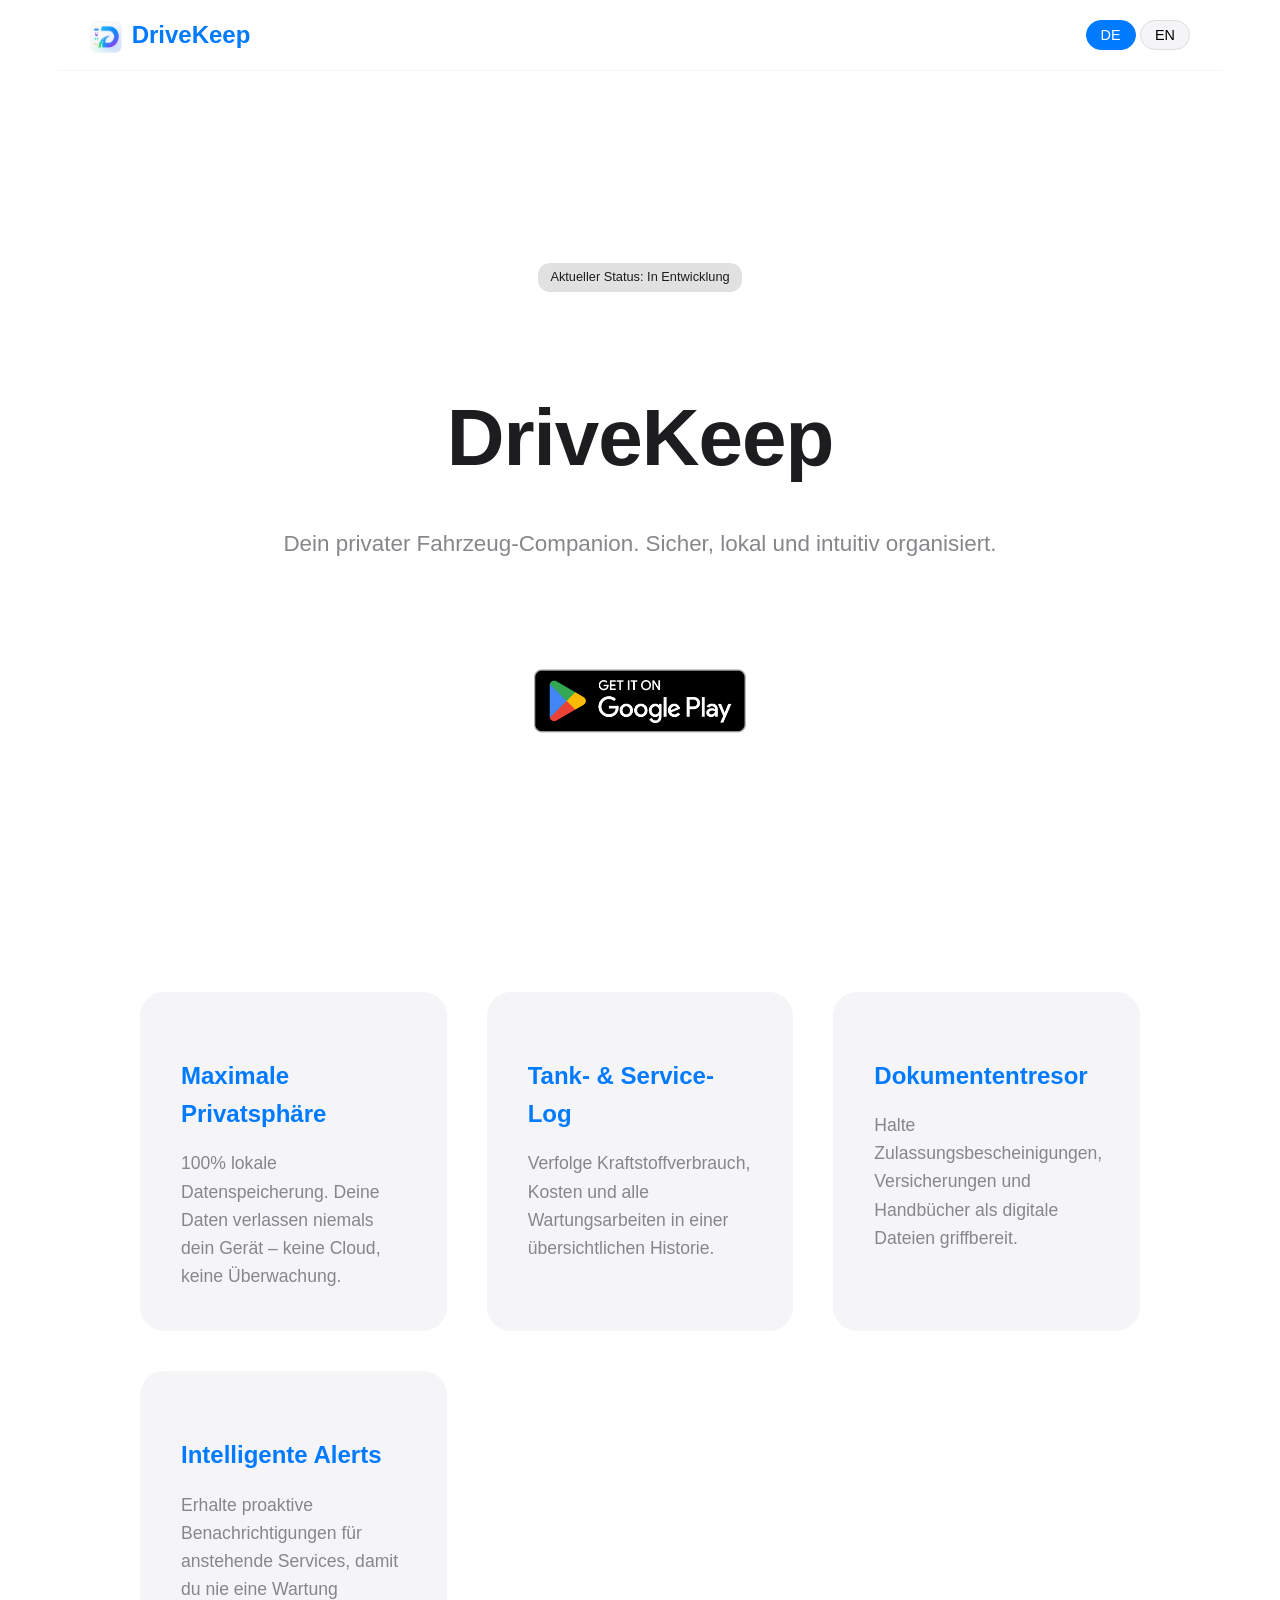
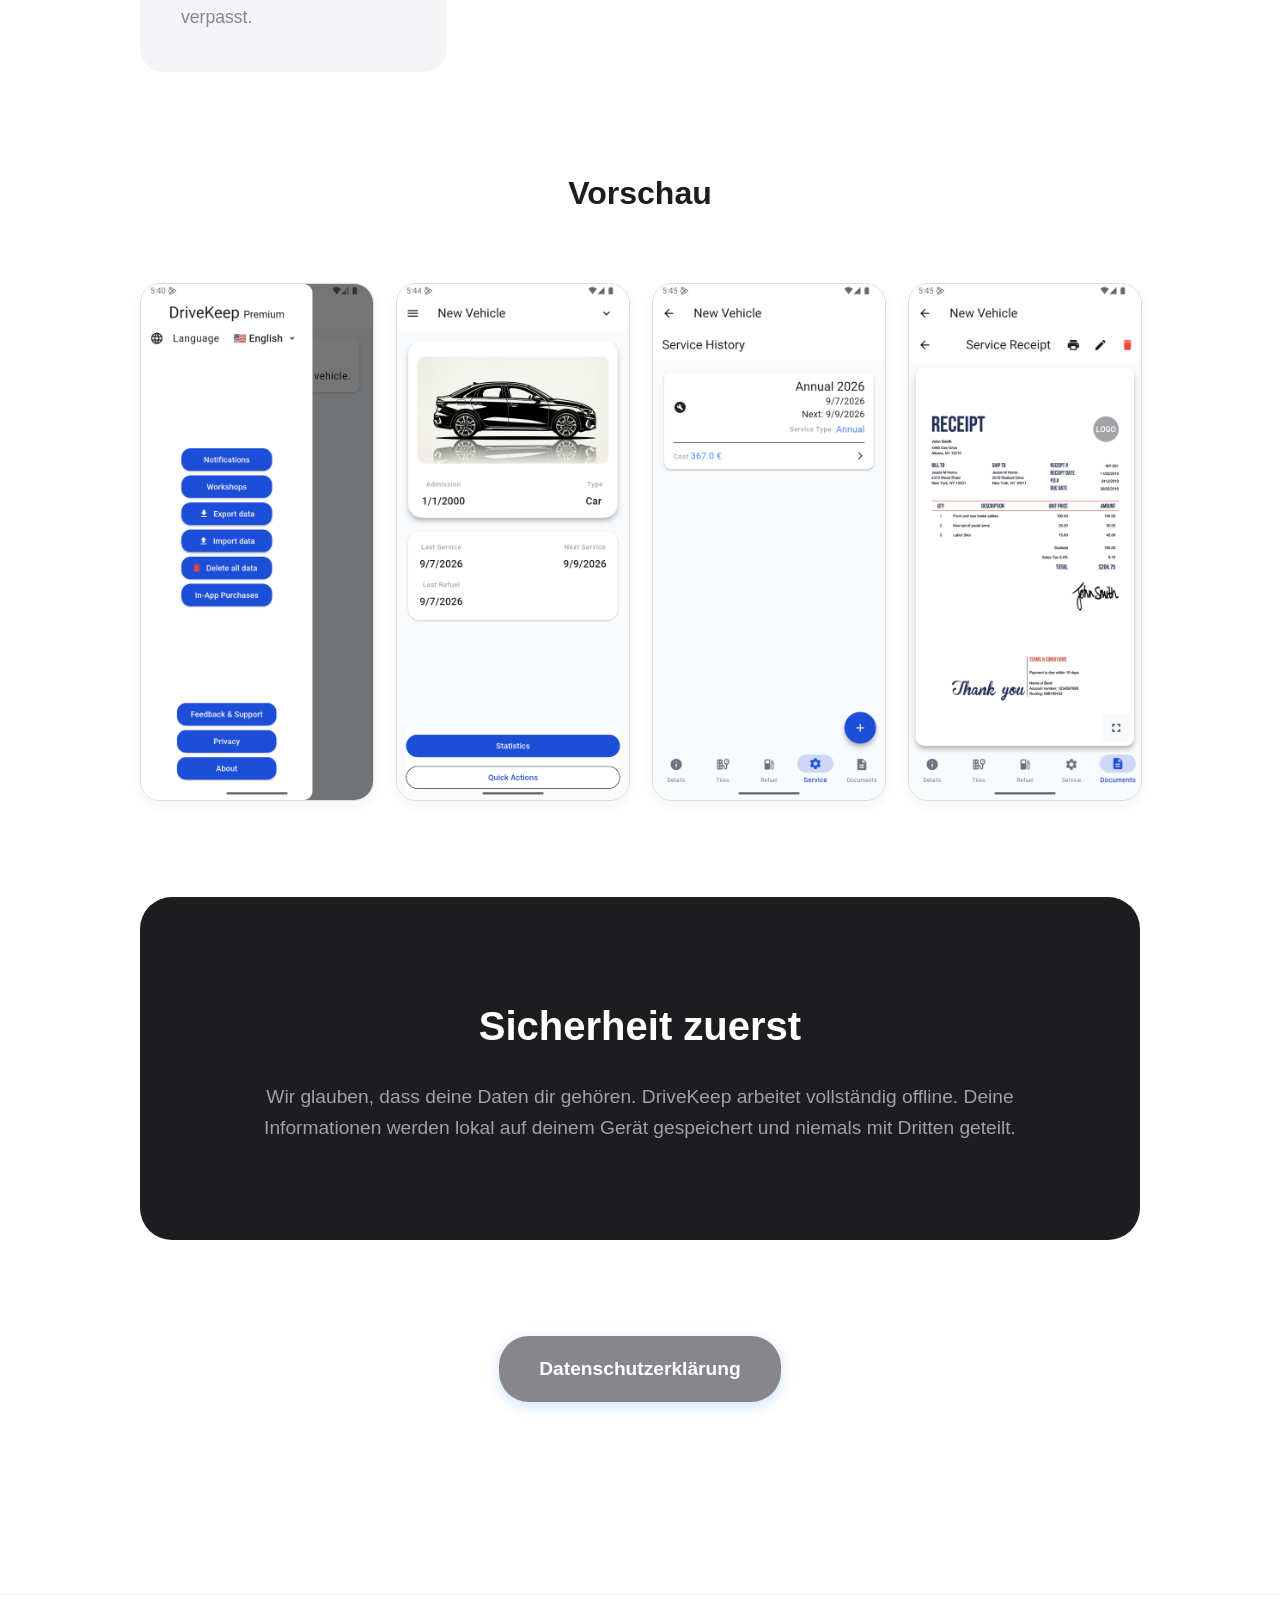
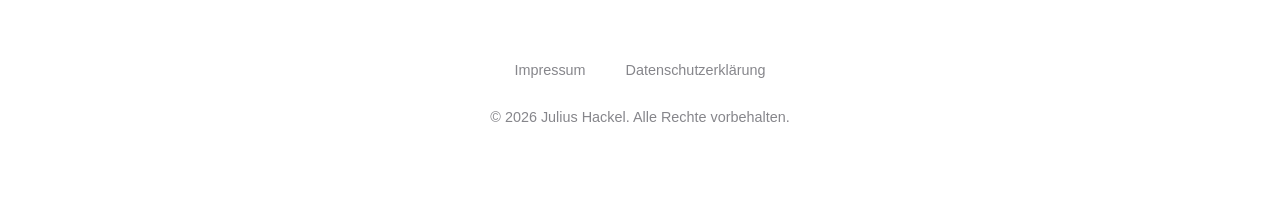
<file: index.html>
<!DOCTYPE html>
<html lang="de">

<head>
    <meta charset="UTF-8">
    <meta name="viewport" content="width=device-width, initial-scale=1.0">
    <title>DriveKeep – Dein privater Fahrzeug-Companion</title>
    <meta name="description"
        content="DriveKeep ist dein privater Fahrzeug-Companion. Sicher, lokal und intuitiv organisiert. Verfolge Kraftstoffverbrauch, Wartungen und Dokumente offline.">
    <link rel="canonical" href="https://drivekeep.de/" />
    <link rel="icon" type="image/x-icon" href="/favicon.ico?v=1">
    <link rel="stylesheet" href="style.css">
</head>

<body>
    <nav>
        <a href="index.html" class="logo"><img src="res/appicon.png" alt=""
                style="height: 32px; vertical-align: middle; margin-right: 10px;">DriveKeep</a>
        <div class="lang-switcher">
            <button class="active" onclick="location.href='index.html'">DE</button>
            <button onclick="location.href='index_en.html'">EN</button>
        </div>
    </nav>

    <div class="container">
        <section class="hero">
            <div class="status-badge">Aktueller Status: In Entwicklung</div>
            <h1 style="font-size: clamp(3rem, 8vw, 5rem);">DriveKeep</h1>
            <p style="font-size: 1.4rem; color: var(--secondary-text); max-width: 750px; margin: 0 auto 3rem;">
                Dein privater Fahrzeug-Companion. Sicher, lokal und intuitiv organisiert.
            </p>
            <div style="margin-bottom: 3rem;">
                <a href="https://play.google.com/store/apps/details?id=com.forgeapps.drivekeep"
                    class="play-store-badge">
                    <img src="res/googleplay-badge-01-getit.width-1440.png" alt="Get it on Google Play"
                        style="height: 150px; width: auto; display: block;">
                </a>
            </div>
        </section>

        <section id="features">
            <div class="features">
                <div class="feature-card">
                    <h3 style="font-size: 1.5rem; margin-bottom: 1rem; color: var(--primary-color);">Maximale
                        Privatsphäre</h3>
                    <p style="color: var(--secondary-text); margin: 0; font-size: 1.1rem;">100% lokale Datenspeicherung.
                        Deine Daten verlassen niemals dein Gerät – keine Cloud, keine Überwachung.</p>
                </div>
                <div class="feature-card">
                    <h3 style="font-size: 1.5rem; margin-bottom: 1rem; color: var(--primary-color);">Tank- & Service-Log
                    </h3>
                    <p style="color: var(--secondary-text); margin: 0; font-size: 1.1rem;">Verfolge Kraftstoffverbrauch,
                        Kosten und alle Wartungsarbeiten in einer übersichtlichen Historie.</p>
                </div>
                <div class="feature-card">
                    <h3 style="font-size: 1.5rem; margin-bottom: 1rem; color: var(--primary-color);">Dokumententresor
                    </h3>
                    <p style="color: var(--secondary-text); margin: 0; font-size: 1.1rem;">Halte
                        Zulassungsbescheinigungen, Versicherungen und Handbücher als digitale Dateien griffbereit.</p>
                </div>
                <div class="feature-card">
                    <h3 style="font-size: 1.5rem; margin-bottom: 1rem; color: var(--primary-color);">Intelligente Alerts
                    </h3>
                    <p style="color: var(--secondary-text); margin: 0; font-size: 1.1rem;">Erhalte proaktive
                        Benachrichtigungen für anstehende Services, damit du nie eine Wartung verpasst.</p>
                </div>
            </div>

            <h3 style="text-align: center; margin-top: 4rem; font-size: 2rem;">Vorschau</h3>
            <div class="screenshot-gallery">
                <img src="screenshots/Screenshot_20260907_194008.png" alt="Screenshot 1">
                <img src="screenshots/Screenshot_20260907_194500.png" alt="Screenshot 2">
                <img src="screenshots/Screenshot_20260907_194522.png" alt="Screenshot 3">
                <img src="screenshots/Screenshot_20260907_194535.png" alt="Screenshot 4">
            </div>
        </section>

        <section class="security-box">
            <h2 style="font-size: 2.5rem; margin-bottom: 1.5rem; color: white;">Sicherheit zuerst</h2>
            <p style="color: #a1a1a6; max-width: 800px; margin: 0 auto 2rem; font-size: 1.2rem;">
                Wir glauben, dass deine Daten dir gehören. DriveKeep arbeitet vollständig offline. Deine Informationen
                werden lokal auf deinem Gerät gespeichert und niemals mit Dritten geteilt.
            </p>
        </section>

        <div style="text-align: center; margin-bottom: 4rem;">
            <a href="privacy.html" class="btn" style="background: var(--secondary-text);">Datenschutzerklärung</a>
        </div>
    </div>

    <footer
        style="margin-top: 4rem; padding: 4rem 2rem; border-top: 1px solid var(--light-gray); font-size: 0.9rem; color: var(--secondary-text);">
        <div class="footer-links">
            <a href="impressum.html">Impressum</a>
            <a href="privacy.html">Datenschutzerklärung</a>
        </div>
        <p>&copy; 2026 Julius Hackel. Alle Rechte vorbehalten.</p>
    </footer>
</body>

</html>
</file>
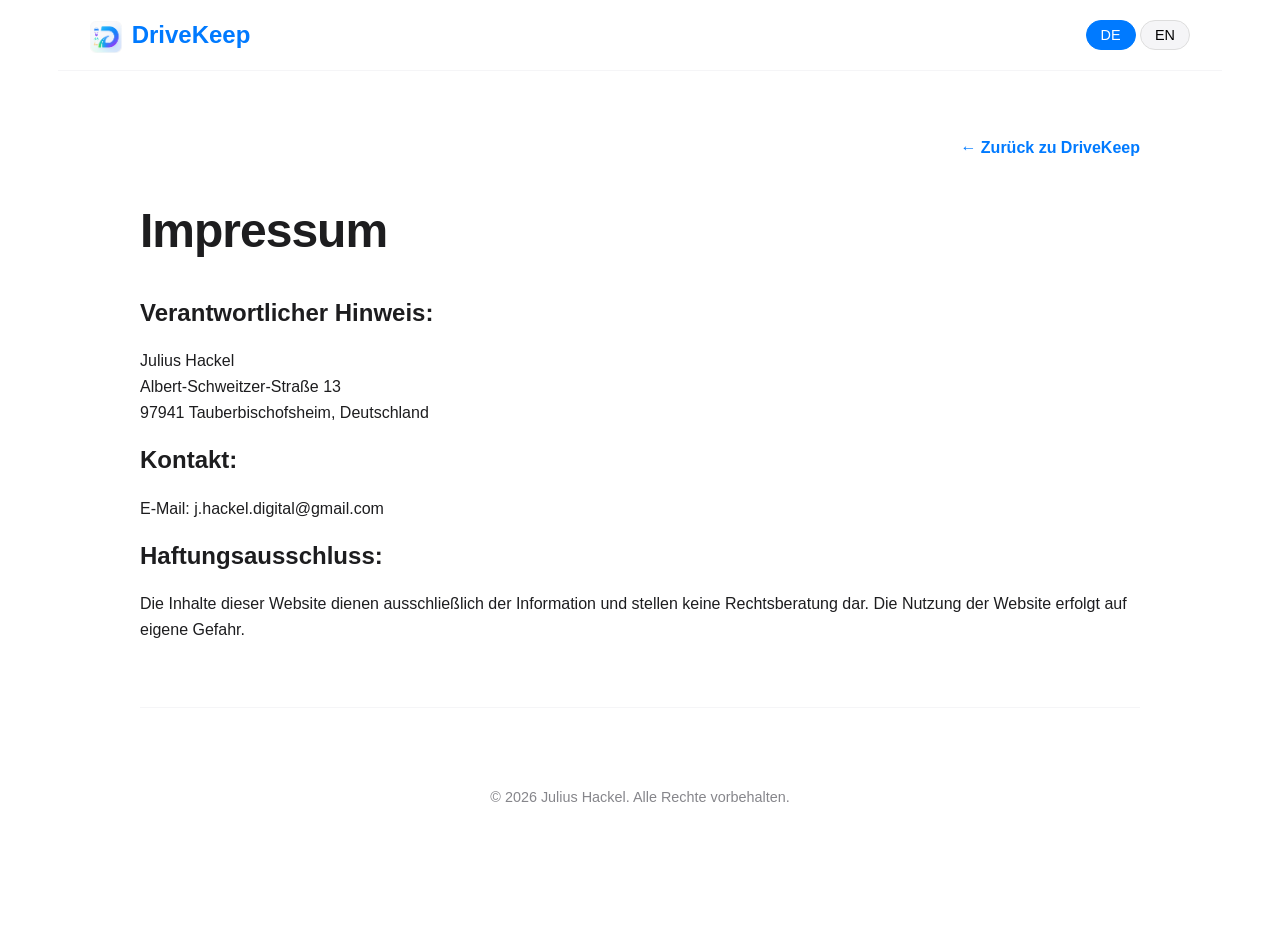
<file: impressum.html>
<!DOCTYPE html>
<html lang="de">

<head>
    <meta charset="UTF-8">
    <meta name="viewport" content="width=device-width, initial-scale=1.0">
    <title>Impressum - DriveKeep</title>
    <link rel="stylesheet" href="style.css">
</head>

<body>
    <nav>
        <a href="index.html" class="logo"><img src="res/appicon.png" alt=""
                style="height: 32px; vertical-align: middle; margin-right: 10px;">DriveKeep</a>
        <div class="lang-switcher">
            <button class="active" onclick="location.href='impressum.html'">DE</button>
            <button onclick="location.href='impressum_en.html'">EN</button>
        </div>
    </nav>

    <div class="container">
        <div style="text-align: right; margin-bottom: 2rem;">
            <a href="index.html" style="color: var(--primary-color); text-decoration: none; font-weight: bold;">← Zurück
                zu DriveKeep</a>
        </div>

        <h1 style="font-size: 3rem;">Impressum</h1>
        <p><strong style="font-size: 1.5rem;">Verantwortlicher Hinweis:</strong></p>
        <p>
            Julius Hackel<br>
            Albert-Schweitzer-Straße 13<br>
            97941 Tauberbischofsheim, Deutschland
        </p>

        <p><strong style="font-size: 1.5rem;">Kontakt:</strong></p>
        <p>
            E-Mail: j.hackel.digital@gmail.com
        </p>

        <p><strong style="font-size: 1.5rem;">Haftungsausschluss:</strong></p>
        <p>Die Inhalte dieser Website dienen ausschließlich der Information und stellen keine Rechtsberatung dar. Die
            Nutzung der Website erfolgt auf eigene Gefahr.</p>

        <footer
            style="margin-top: 4rem; padding: 4rem 2rem; border-top: 1px solid var(--light-gray); font-size: 0.9rem; color: var(--secondary-text);">
            <p>&copy; 2026 Julius Hackel. Alle Rechte vorbehalten.</p>
        </footer>
    </div>
</body>

</html>
</file>
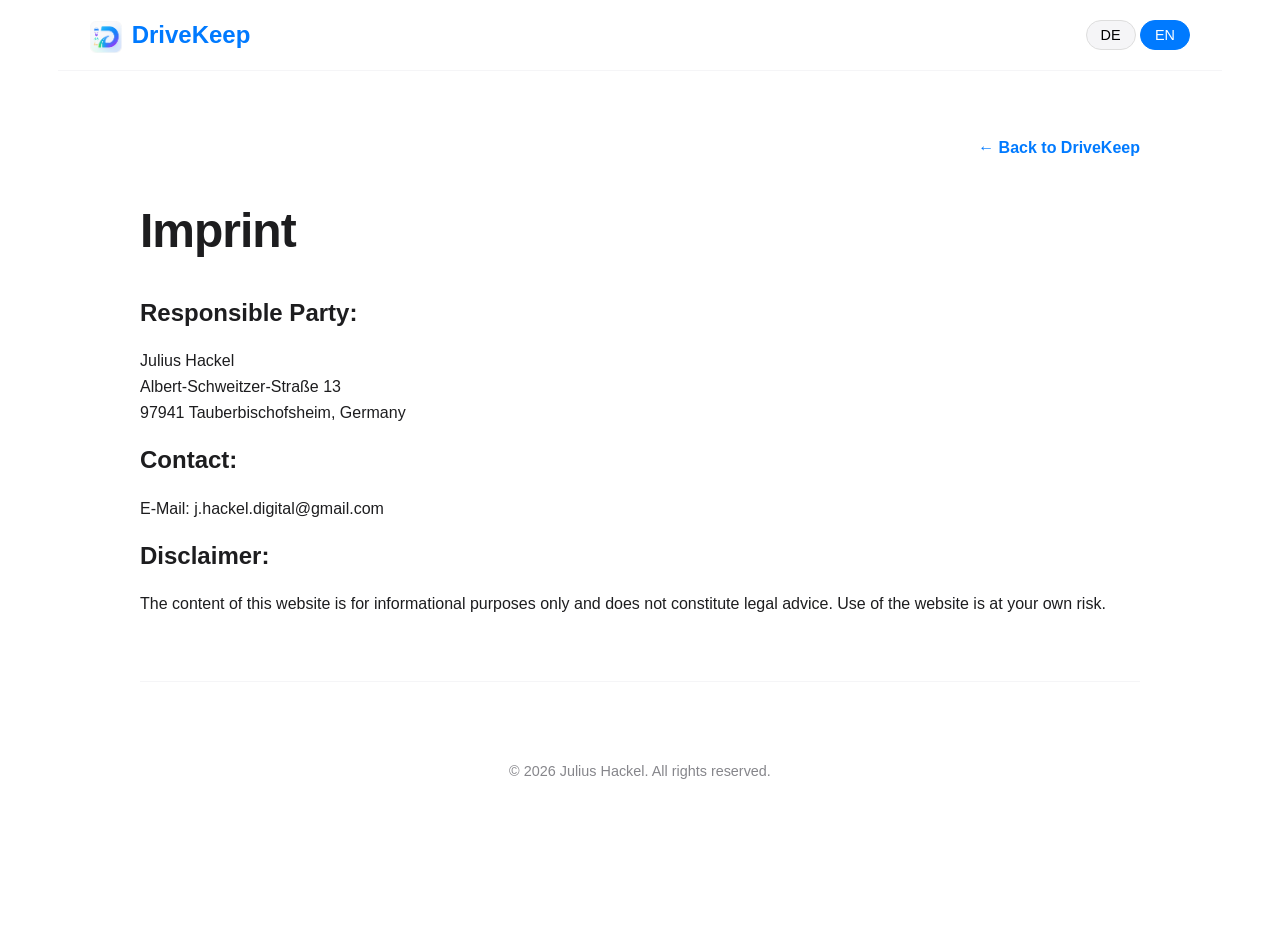
<file: impressum_en.html>
<!DOCTYPE html>
<html lang="en">

<head>
    <meta charset="UTF-8">
    <meta name="viewport" content="width=device-width, initial-scale=1.0">
    <title>Imprint - DriveKeep</title>
    <link rel="stylesheet" href="style.css">
</head>

<body>
    <nav>
        <a href="index_en.html" class="logo"><img src="res/appicon.png" alt=""
                style="height: 32px; vertical-align: middle; margin-right: 10px;">DriveKeep</a>
        <div class="lang-switcher">
            <button onclick="location.href='impressum.html'">DE</button>
            <button class="active" onclick="location.href='impressum_en.html'">EN</button>
        </div>
    </nav>

    <div class="container">
        <div style="text-align: right; margin-bottom: 2rem;">
            <a href="index_en.html" style="color: var(--primary-color); text-decoration: none; font-weight: bold;">←
                Back to DriveKeep</a>
        </div>
        <h1 style="font-size: 3rem;">Imprint</h1>
        <p><strong style="font-size: 1.5rem;">Responsible Party:</strong></p>
        <p>Julius Hackel<br>Albert-Schweitzer-Straße 13<br>97941 Tauberbischofsheim, Germany</p>

        <p><strong style="font-size: 1.5rem;">Contact:</strong></p>
        <p>E-Mail: j.hackel.digital@gmail.com</p>

        <p><strong style="font-size: 1.5rem;">Disclaimer:</strong></p>
        <p>The content of this website is for informational purposes only and does not constitute legal advice. Use of
            the website is at your own risk.</p>

        <footer
            style="margin-top: 4rem; padding: 4rem 2rem; border-top: 1px solid var(--light-gray); font-size: 0.9rem; color: var(--secondary-text);">
            <p>&copy; 2026 Julius Hackel. All rights reserved.</p>
        </footer>
    </div>
</body>

</html>
</file>
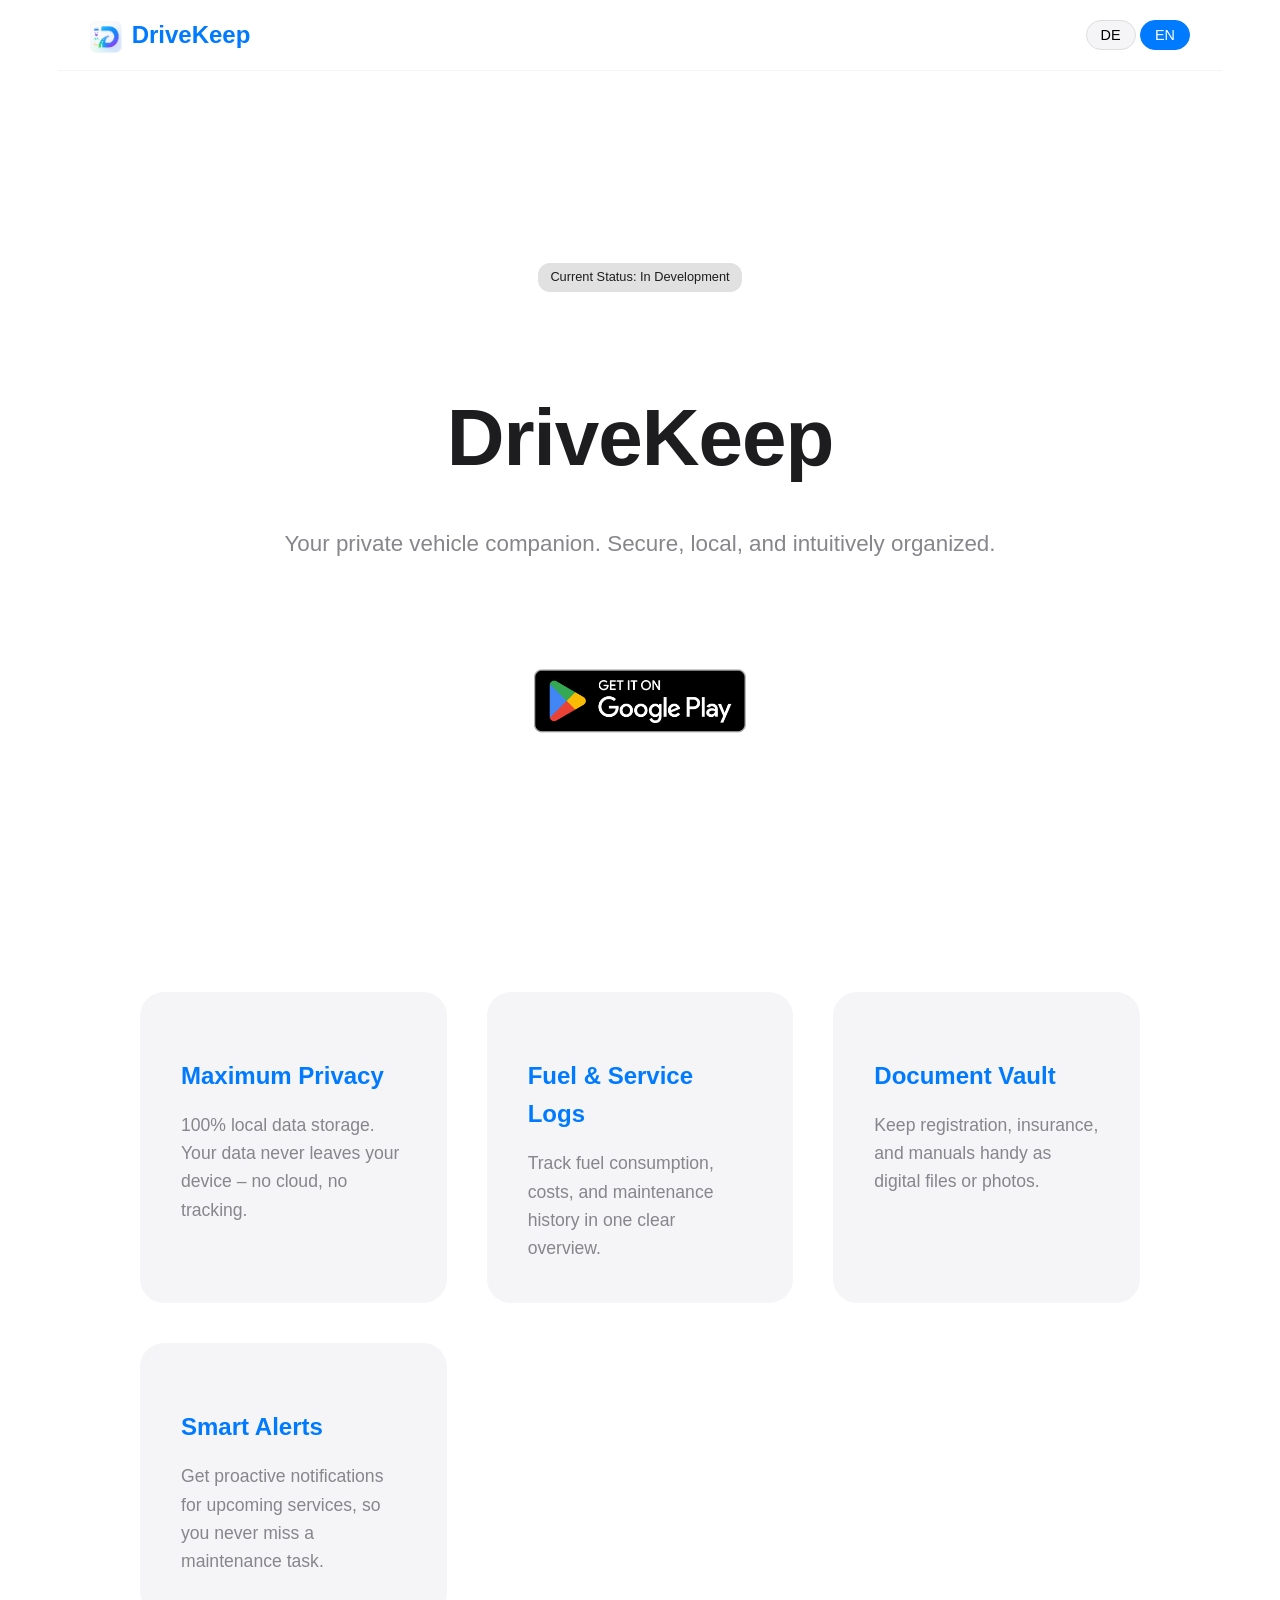
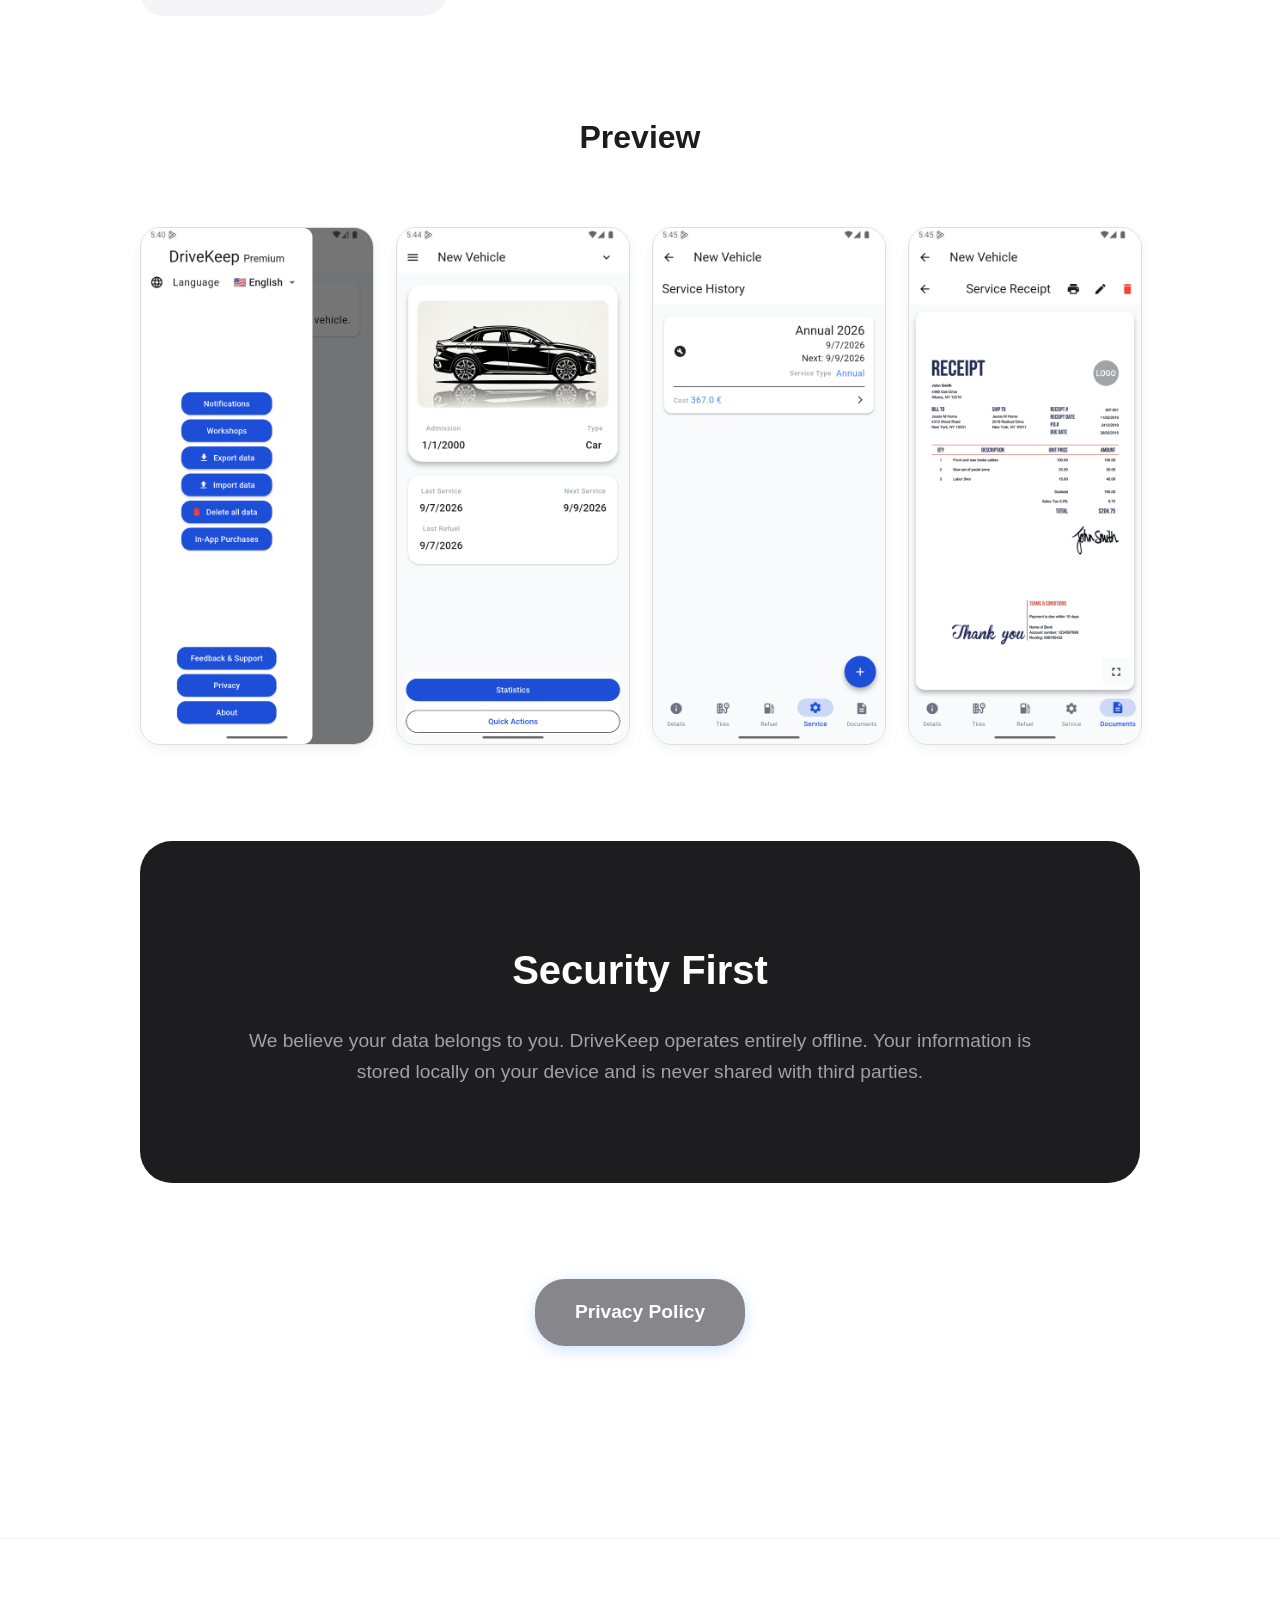
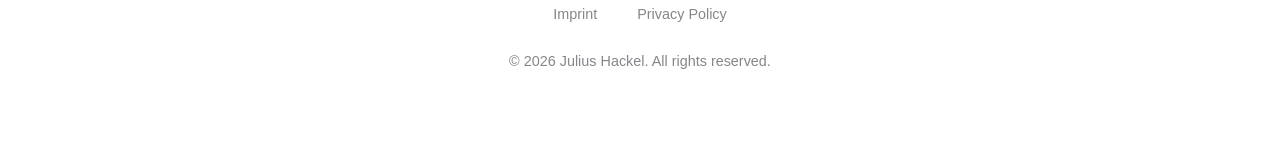
<file: index_en.html>
<!DOCTYPE html>
<html lang="en">

<head>
    <meta charset="UTF-8">
    <meta name="viewport" content="width=device-width, initial-scale=1.0">
    <title>DriveKeep – Your Private Vehicle Companion</title>
    <meta name="description"
        content="DriveKeep is your private vehicle companion. Secure, local, and intuitively organized. Track fuel consumption, maintenance, and documents offline.">
    <link rel="canonical" href="https://drivekeep.de/index_en.html" />
    <link rel="stylesheet" href="style.css">
</head>

<body>
    <nav>
        <a href="index_en.html" class="logo"><img src="res/appicon.png" alt=""
                style="height: 32px; vertical-align: middle; margin-right: 10px;">DriveKeep</a>
        <div class="lang-switcher">
            <button onclick="location.href='index.html'">DE</button>
            <button class="active" onclick="location.href='index_en.html'">EN</button>
        </div>
    </nav>

    <div class="container">
        <section class="hero">
            <div class="status-badge">Current Status: In Development</div>
            <h1 style="font-size: clamp(3rem, 8vw, 5rem);">DriveKeep</h1>
            <p style="font-size: 1.4rem; color: var(--secondary-text); max-width: 750px; margin: 0 auto 3rem;">
                Your private vehicle companion. Secure, local, and intuitively organized.
            </p>
            <div style="margin-bottom: 3rem;">
                <a href="https://play.google.com/store/apps/details?id=com.forgeapps.drivekeep"
                    class="play-store-badge">
                    <img src="res/googleplay-badge-01-getit.width-1440.png" alt="Get it on Google Play"
                        style="height: 150px; width: auto; display: block;">
                </a>
            </div>
        </section>

        <section id="features">
            <div class="features">
                <div class="feature-card">
                    <h3 style="font-size: 1.5rem; margin-bottom: 1rem; color: var(--primary-color);">Maximum Privacy
                    </h3>
                    <p style="color: var(--secondary-text); margin: 0; font-size: 1.1rem;">100% local data storage. Your
                        data never leaves your device – no cloud, no tracking.</p>
                </div>
                <div class="feature-card">
                    <h3 style="font-size: 1.5rem; margin-bottom: 1rem; color: var(--primary-color);">Fuel & Service Logs
                    </h3>
                    <p style="color: var(--secondary-text); margin: 0; font-size: 1.1rem;">Track fuel consumption,
                        costs, and maintenance history in one clear overview.</p>
                </div>
                <div class="feature-card">
                    <h3 style="font-size: 1.5rem; margin-bottom: 1rem; color: var(--primary-color);">Document Vault</h3>
                    <p style="color: var(--secondary-text); margin: 0; font-size: 1.1rem;">Keep registration, insurance,
                        and manuals handy as digital files or photos.</p>
                </div>
                <div class="feature-card">
                    <h3 style="font-size: 1.5rem; margin-bottom: 1rem; color: var(--primary-color);">Smart Alerts</h3>
                    <p style="color: var(--secondary-text); margin: 0; font-size: 1.1rem;">Get proactive notifications
                        for upcoming services, so you never miss a maintenance task.</p>
                </div>
            </div>

            <h3 style="text-align: center; margin-top: 4rem; font-size: 2rem;">Preview</h3>
            <div class="screenshot-gallery">
                <img src="screenshots/Screenshot_20260907_194008.png" alt="Screenshot 1">
                <img src="screenshots/Screenshot_20260907_194500.png" alt="Screenshot 2">
                <img src="screenshots/Screenshot_20260907_194522.png" alt="Screenshot 3">
                <img src="screenshots/Screenshot_20260907_194535.png" alt="Screenshot 4">
            </div>
        </section>

        <section class="security-box">
            <h2 style="font-size: 2.5rem; margin-bottom: 1.5rem; color: white;">Security First</h2>
            <p style="color: #a1a1a6; max-width: 800px; margin: 0 auto 2rem; font-size: 1.2rem;">
                We believe your data belongs to you. DriveKeep operates entirely offline. Your information is stored
                locally on your device and is never shared with third parties.
            </p>
        </section>

        <div style="text-align: center; margin-bottom: 4rem;">
            <a href="privacy_en.html" class="btn" style="background: var(--secondary-text);">Privacy Policy</a>
        </div>
    </div>

    <footer
        style="margin-top: 4rem; padding: 4rem 2rem; border-top: 1px solid var(--light-gray); font-size: 0.9rem; color: var(--secondary-text);">
        <div class="footer-links">
            <a href="impressum_en.html">Imprint</a>
            <a href="privacy_en.html">Privacy Policy</a>
        </div>
        <p>&copy; 2026 Julius Hackel. All rights reserved.</p>
    </footer>
</body>

</html>
</file>
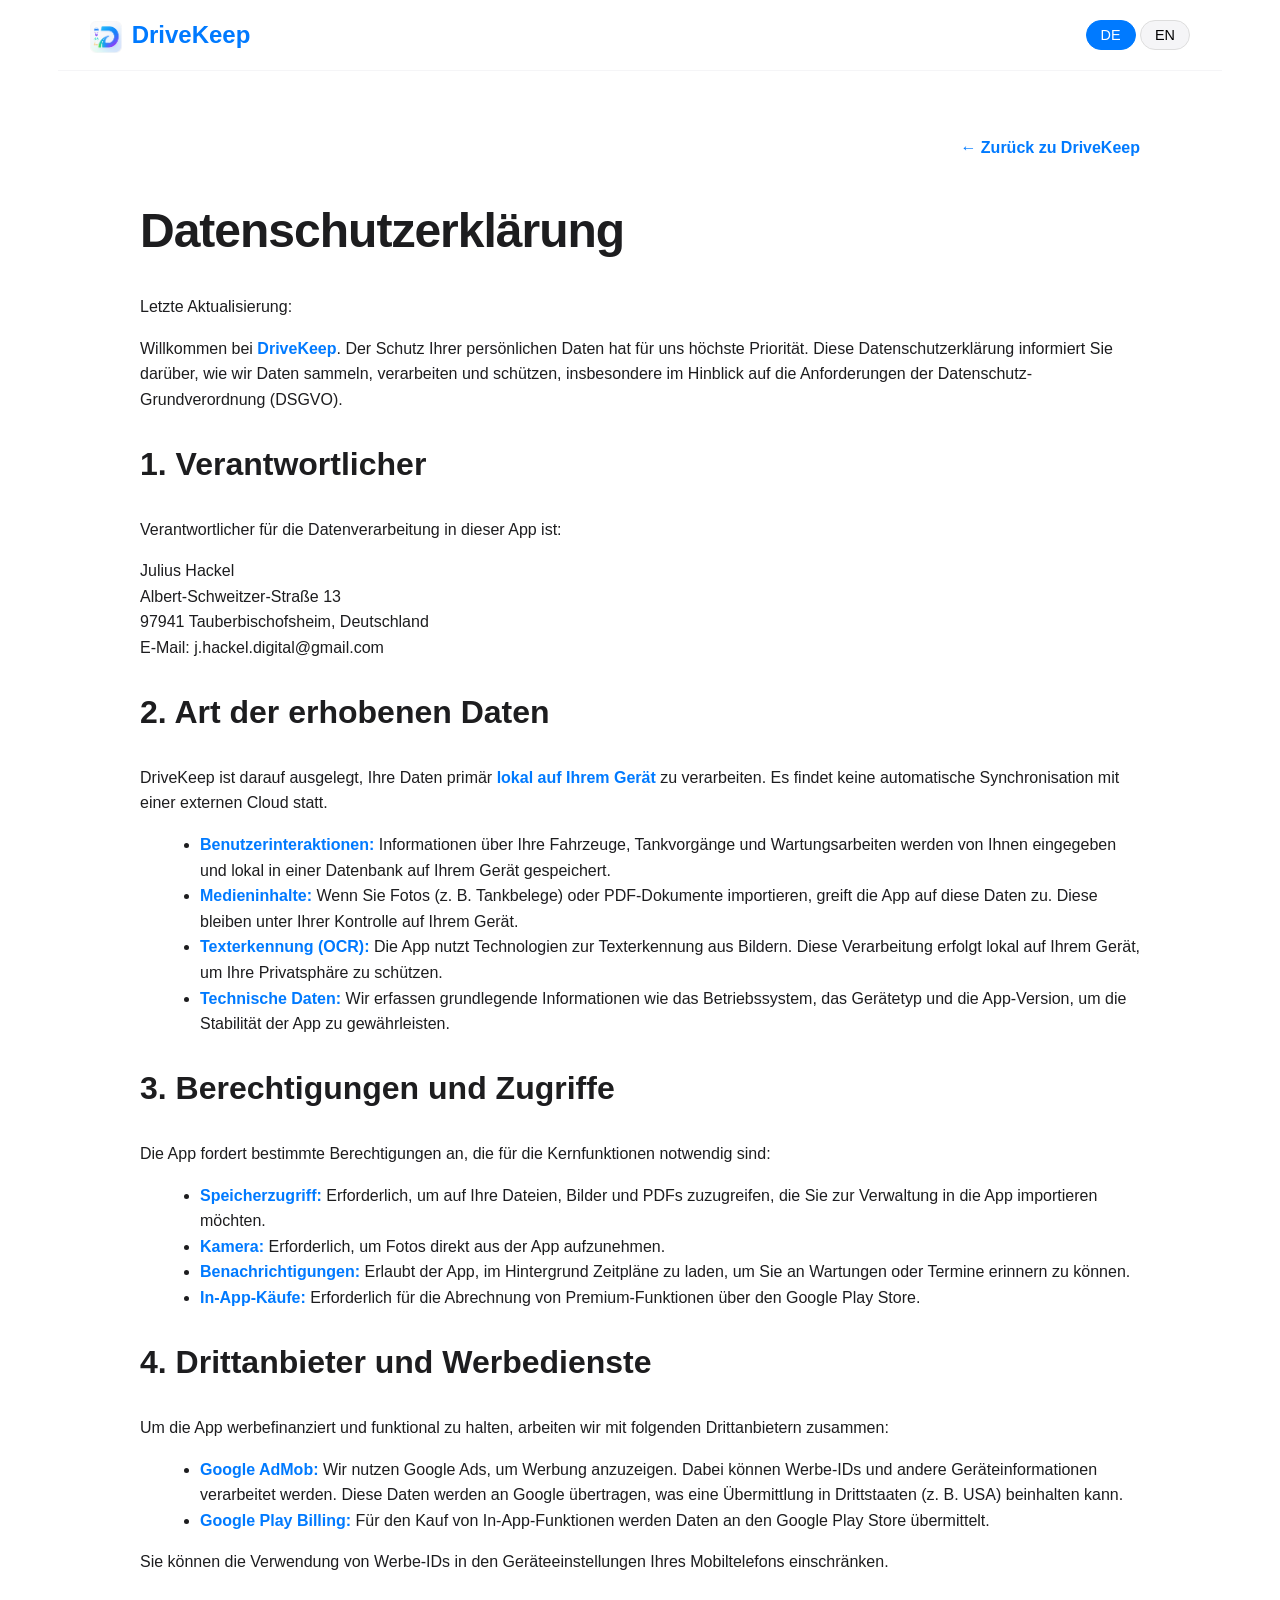
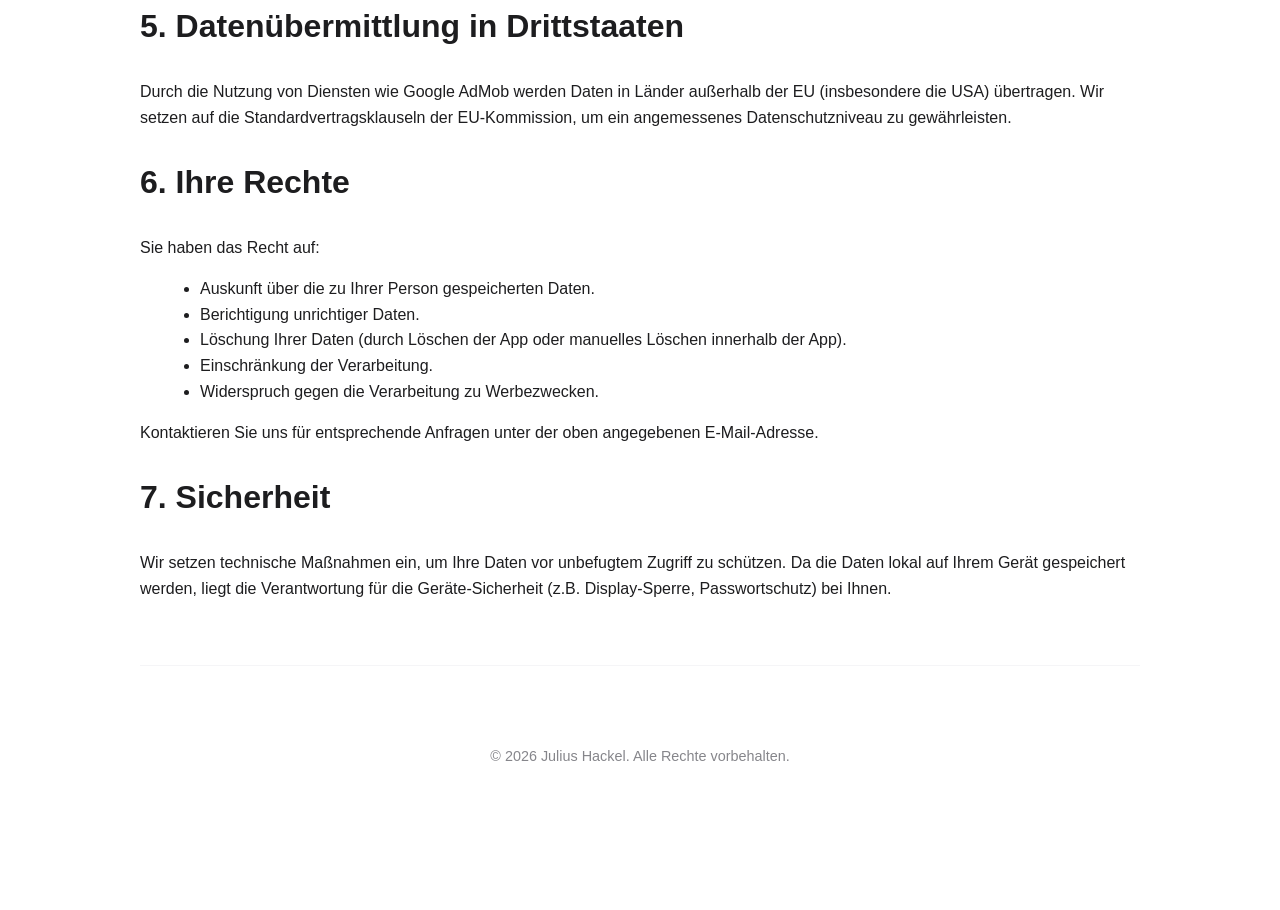
<file: privacy.html>
<!DOCTYPE html>
<html lang="de">

<head>
    <meta charset="UTF-8">
    <meta name="viewport" content="width=device-width, initial-scale=1.0">
    <title>Datenschutzerklärung - DriveKeep</title>
    <link rel="stylesheet" href="style.css">
</head>

<body>
    <nav>
        <a href="index.html" class="logo"><img src="res/appicon.png" alt=""
                style="height: 32px; vertical-align: middle; margin-right: 10px;">DriveKeep</a>
        <div class="lang-switcher">
            <button class="active" onclick="location.href='privacy.html'">DE</button>
            <button onclick="location.href='privacy_en.html'">EN</button>
        </div>
    </nav>

    <div class="container">
        <div style="text-align: right; margin-bottom: 2rem;">
            <a href="index.html" style="color: var(--primary-color); text-decoration: none; font-weight: bold;">← Zurück
                zu DriveKeep</a>
        </div>
        <h1 style="font-size: 3rem;">Datenschutzerklärung</h1>
        <p>Letzte Aktualisierung: <span id="current-date"></span></p>
        <p>Willkommen bei <strong style="color:var(--primary-color)">DriveKeep</strong>. Der Schutz Ihrer persönlichen
            Daten hat für uns höchste Priorität. Diese Datenschutzerklärung informiert Sie darüber, wie wir Daten
            sammeln, verarbeiten und schützen, insbesondere im Hinblick auf die Anforderungen der
            Datenschutz-Grundverordnung (DSGVO).</p>

        <h2 style="font-size: 2rem;">1. Verantwortlicher</h2>
        <p>Verantwortlicher für die Datenverarbeitung in dieser App ist:</p>
        <p>Julius Hackel<br>Albert-Schweitzer-Straße 13<br>97941 Tauberbischofsheim, Deutschland<br>E-Mail:
            j.hackel.digital@gmail.com</p>

        <h2 style="font-size: 2rem;">2. Art der erhobenen Daten</h2>
        <p>DriveKeep ist darauf ausgelegt, Ihre Daten primär <strong style="color:var(--primary-color)">lokal auf Ihrem
                Gerät</strong> zu verarbeiten. Es findet keine automatische Synchronisation mit einer externen Cloud
            statt.</p>
        <ul style="margin-left: 20px;">
            <li><strong style="color:var(--primary-color)">Benutzerinteraktionen:</strong> Informationen über Ihre
                Fahrzeuge, Tankvorgänge und Wartungsarbeiten werden von Ihnen eingegeben und lokal in einer Datenbank
                auf Ihrem Gerät gespeichert.</li>
            <li><strong style="color:var(--primary-color)">Medieninhalte:</strong> Wenn Sie Fotos (z. B. Tankbelege)
                oder PDF-Dokumente importieren, greift die App auf diese Daten zu. Diese bleiben unter Ihrer Kontrolle
                auf Ihrem Gerät.</li>
            <li><strong style="color:var(--primary-color)">Texterkennung (OCR):</strong> Die App nutzt Technologien zur
                Texterkennung aus Bildern. Diese Verarbeitung erfolgt lokal auf Ihrem Gerät, um Ihre Privatsphäre zu
                schützen.</li>
            <li><strong style="color:var(--primary-color)">Technische Daten:</strong> Wir erfassen grundlegende
                Informationen wie das Betriebssystem, das Gerätetyp und die App-Version, um die Stabilität der App zu
                gewährleisten.</li>
        </ul>

        <h2 style="font-size: 2rem;">3. Berechtigungen und Zugriffe</h2>
        <p>Die App fordert bestimmte Berechtigungen an, die für die Kernfunktionen notwendig sind:</p>
        <ul style="margin-left: 20px;">
            <li><strong style="color:var(--primary-color)">Speicherzugriff:</strong> Erforderlich, um auf Ihre Dateien,
                Bilder und PDFs zuzugreifen, die Sie zur Verwaltung in die App importieren möchten.</li>
            <li><strong style="color:var(--primary-color)">Kamera:</strong> Erforderlich, um Fotos direkt aus der App
                aufzunehmen.</li>
            <li><strong style="color:var(--primary-color)">Benachrichtigungen:</strong> Erlaubt der App, im Hintergrund
                Zeitpläne zu laden, um Sie an Wartungen oder Termine erinnern zu können.</li>
            <li><strong style="color:var(--primary-color)">In-App-Käufe:</strong> Erforderlich für die Abrechnung von
                Premium-Funktionen über den Google Play Store.</li>
        </ul>

        <h2 style="font-size: 2rem;">4. Drittanbieter und Werbedienste</h2>
        <p>Um die App werbefinanziert und funktional zu halten, arbeiten wir mit folgenden Drittanbietern zusammen:</p>
        <ul style="margin-left: 20px;">
            <li><strong style="color:var(--primary-color)">Google AdMob:</strong> Wir nutzen Google Ads, um Werbung
                anzuzeigen. Dabei können Werbe-IDs und andere Geräteinformationen verarbeitet werden. Diese Daten werden
                an Google übertragen, was eine Übermittlung in Drittstaaten (z. B. USA) beinhalten kann.</li>
            <li><strong style="color:var(--primary-color)">Google Play Billing:</strong> Für den Kauf von
                In-App-Funktionen werden Daten an den Google Play Store übermittelt.</li>
        </ul>
        <p>Sie können die Verwendung von Werbe-IDs in den Geräteeinstellungen Ihres Mobiltelefons einschränken.</p>

        <h2 style="font-size: 2rem;">5. Datenübermittlung in Drittstaaten</h2>
        <p>Durch die Nutzung von Diensten wie Google AdMob werden Daten in Länder außerhalb der EU (insbesondere die
            USA) übertragen. Wir setzen auf die Standardvertragsklauseln der EU-Kommission, um ein angemessenes
            Datenschutzniveau zu gewährleisten.</p>

        <h2 style="font-size: 2rem;">6. Ihre Rechte</h2>
        <p>Sie haben das Recht auf:</p>
        <ul style="margin-left: 20px;">
            <li>Auskunft über die zu Ihrer Person gespeicherten Daten.</li>
            <li>Berichtigung unrichtiger Daten.</li>
            <li>Löschung Ihrer Daten (durch Löschen der App oder manuelles Löschen innerhalb der App).</li>
            <li>Einschränkung der Verarbeitung.</li>
            <li>Widerspruch gegen die Verarbeitung zu Werbezwecken.</li>
        </ul>
        <p>Kontaktieren Sie uns für entsprechende Anfragen unter der oben angegebenen E-Mail-Adresse.</p>

        <h2 style="font-size: 2rem;">7. Sicherheit</h2>
        <p>Wir setzen technische Maßnahmen ein, um Ihre Daten vor unbefugtem Zugriff zu schützen. Da die Daten lokal auf
            Ihrem Gerät gespeichert werden, liegt die Verantwortung für die Geräte-Sicherheit (z.B. Display-Sperre,
            Passwortschutz) bei Ihnen.</p>

        <footer
            style="margin-top: 4rem; padding: 4rem 2rem; border-top: 1px solid var(--light-gray); font-size: 0.9rem; color: var(--secondary-text);">
            <p>&copy; 2026 Julius Hackel. Alle Rechte vorbehalten.</p>
        </footer>
</body>

</html>
</file>
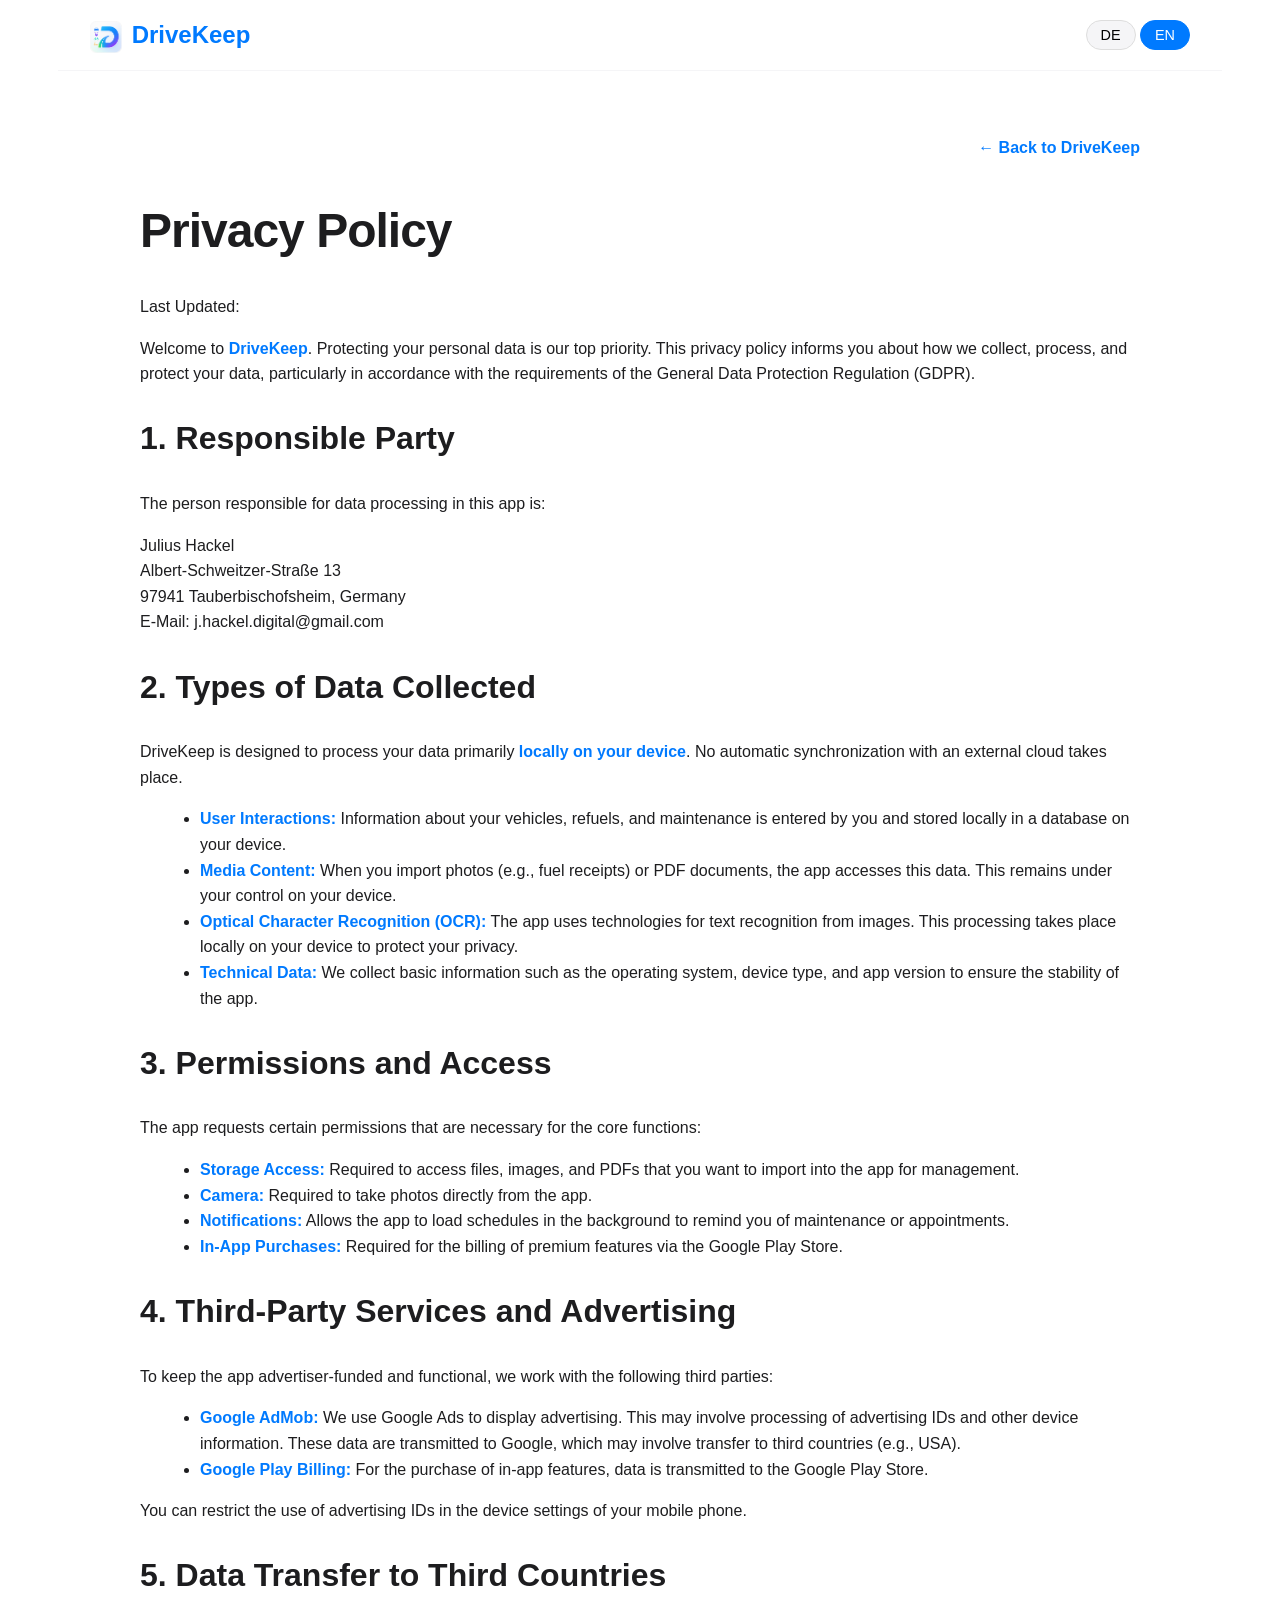
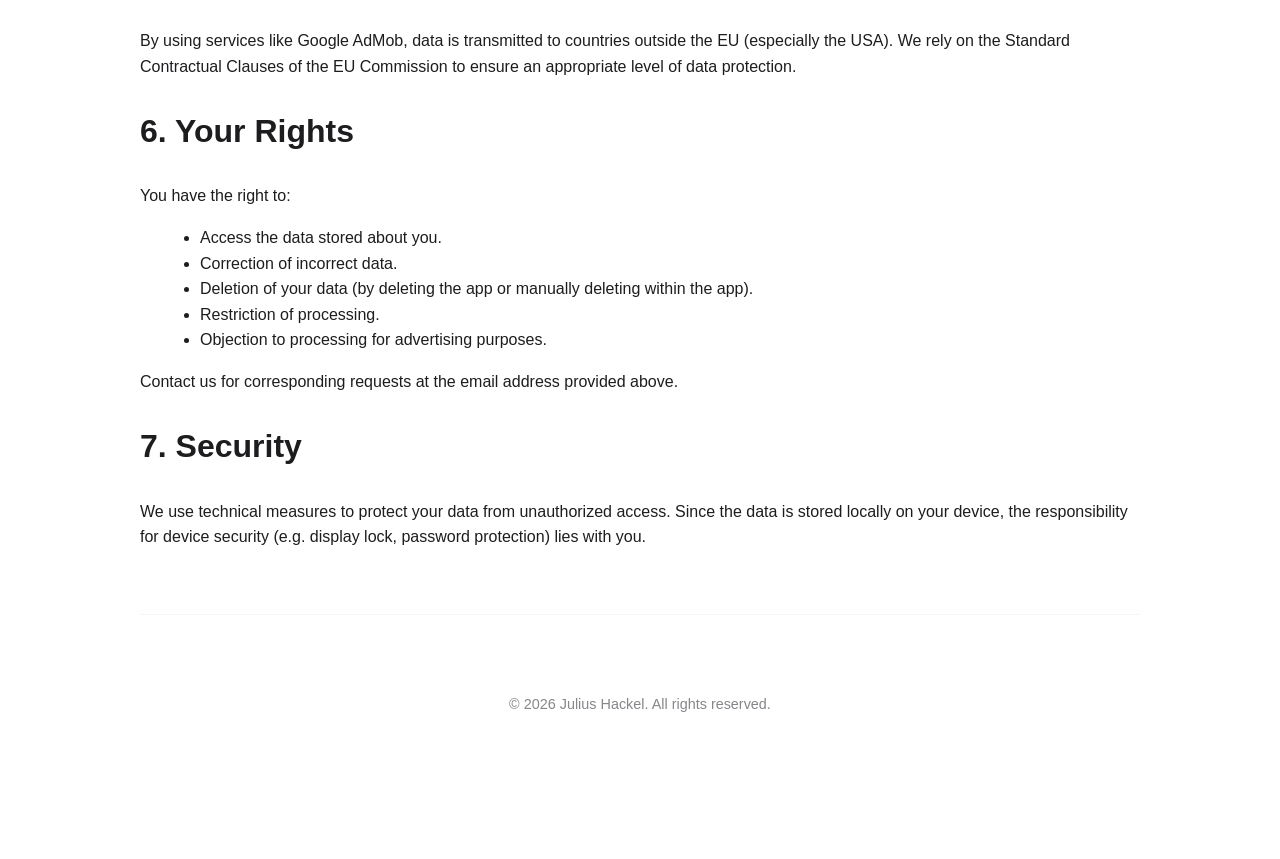
<file: privacy_en.html>
<!DOCTYPE html>
<html lang="en">

<head>
    <meta charset="UTF-8">
    <meta name="viewport" content="width=device-width, initial-scale=1.0">
    <title>Privacy Policy - DriveKeep</title>
    <link rel="stylesheet" href="style.css">
</head>

<body>
    <nav>
        <a href="index_en.html" class="logo"><img src="res/appicon.png" alt=""
                style="height: 32px; vertical-align: middle; margin-right: 10px;">DriveKeep</a>
        <div class="lang-switcher">
            <button onclick="location.href='privacy.html'">DE</button>
            <button class="active" onclick="location.href='privacy_en.html'">EN</button>
        </div>
    </nav>

    <div class="container">
        <div style="text-align: right; margin-bottom: 2rem;">
            <a href="index_en.html" style="color: var(--primary-color); text-decoration: none; font-weight: bold;">←
                Back to DriveKeep</a>
        </div>

        <h1 style="font-size: 3rem;">Privacy Policy</h1>
        <p>Last Updated: <span id="current-date"></span></p>
        <p>Welcome to <strong style="color:var(--primary-color)">DriveKeep</strong>. Protecting your personal data is
            our top priority. This privacy policy informs you about how we collect, process, and protect your data,
            particularly in accordance with the requirements of the General Data Protection Regulation (GDPR).</p>

        <h2 style="font-size: 2rem;">1. Responsible Party</h2>
        <p>The person responsible for data processing in this app is:</p>
        <p>Julius Hackel<br>Albert-Schweitzer-Straße 13<br>97941 Tauberbischofsheim, Germany<br>E-Mail:
            j.hackel.digital@gmail.com</p>

        <h2 style="font-size: 2rem;">2. Types of Data Collected</h2>
        <p>DriveKeep is designed to process your data primarily <strong style="color:var(--primary-color)">locally on
                your device</strong>. No automatic synchronization with an external cloud takes place.</p>
        <ul style="margin-left: 20px;">
            <li><strong style="color:var(--primary-color)">User Interactions:</strong> Information about your vehicles,
                refuels, and maintenance is entered by you and stored locally in a database on your device.</li>
            <li><strong style="color:var(--primary-color)">Media Content:</strong> When you import photos (e.g., fuel
                receipts) or PDF documents, the app accesses this data. This remains under your control on your device.
            </li>
            <li><strong style="color:var(--primary-color)">Optical Character Recognition (OCR):</strong> The app uses
                technologies for text recognition from images. This processing takes place locally on your device to
                protect your privacy.</li>
            <li><strong style="color:var(--primary-color)">Technical Data:</strong> We collect basic information such as
                the operating system, device type, and app version to ensure the stability of the app.</li>
        </ul>

        <h2 style="font-size: 2rem;">3. Permissions and Access</h2>
        <p>The app requests certain permissions that are necessary for the core functions:</p>
        <ul style="margin-left: 20px;">
            <li><strong style="color:var(--primary-color)">Storage Access:</strong> Required to access files, images,
                and PDFs that you want to import into the app for management.</li>
            <li><strong style="color:var(--primary-color)">Camera:</strong> Required to take photos directly from the
                app.</li>
            <li><strong style="color:var(--primary-color)">Notifications:</strong> Allows the app to load schedules in
                the background to remind you of maintenance or appointments.</li>
            <li><strong style="color:var(--primary-color)">In-App Purchases:</strong> Required for the billing of
                premium features via the Google Play Store.</li>
        </ul>

        <h2 style="font-size: 2rem;">4. Third-Party Services and Advertising</h2>
        <p>To keep the app advertiser-funded and functional, we work with the following third parties:</p>
        <ul style="margin-left: 20px;">
            <li><strong style="color:var(--primary-color)">Google AdMob:</strong> We use Google Ads to display
                advertising. This may involve processing of advertising IDs and other device information. These data are
                transmitted to Google, which may involve transfer to third countries (e.g., USA).</li>
            <li><strong style="color:var(--primary-color)">Google Play Billing:</strong> For the purchase of in-app
                features, data is transmitted to the Google Play Store.</li>
        </ul>
        <p>You can restrict the use of advertising IDs in the device settings of your mobile phone.</p>

        <h2 style="font-size: 2rem;">5. Data Transfer to Third Countries</h2>
        <p>By using services like Google AdMob, data is transmitted to countries outside the EU (especially the USA). We
            rely on the Standard Contractual Clauses of the EU Commission to ensure an appropriate level of data
            protection.</p>

        <h2 style="font-size: 2rem;">6. Your Rights</h2>
        <p>You have the right to:</p>
        <ul style="margin-left: 20px;">
            <li>Access the data stored about you.</li>
            <li>Correction of incorrect data.</li>
            <li>Deletion of your data (by deleting the app or manually deleting within the app).</li>
            <li>Restriction of processing.</li>
            <li>Objection to processing for advertising purposes.</li>
        </ul>
        <p>Contact us for corresponding requests at the email address provided above.</p>

        <h2 style="font-size: 2rem;">7. Security</h2>
        <p>We use technical measures to protect your data from unauthorized access. Since the data is stored locally on
            your device, the responsibility for device security (e.g. display lock, password protection) lies with you.
        </p>

        <footer
            style="margin-top: 4rem; padding: 4rem 2rem; border-top: 1px solid var(--light-gray); font-size: 0.9rem; color: var(--secondary-text);">
            <p>&copy; 2026 Julius Hackel. All rights reserved.</p>
        </footer>
</body>

</html>
</file>
<file: style.css>
:root {
    --primary-color: #007AFF;
    --bg-color: #ffffff;
    --text-color: #1d1d1f;
    --secondary-text: #86868b;
    --light-gray: #f5f5f7;
    --card-bg: #ffffff;
    --transition: all 0.3s ease;
}

body {
    font-family: -apple-system, BlinkMacSystemFont, "Segoe UI", Roboto, Helvetica, Arial, sans-serif;
    background-color: var(--bg-color);
    color: var(--text-color);
    margin: 0;
    padding: 0;
    line-height: 1.6;
    scroll-behavior: smooth;
}

nav {
    padding: 1rem 2rem;
    display: flex;
    justify-content: space-between;
    align-items: center;
    max-width: 1100px;
    margin: 0 auto;
    position: sticky;
    top: 0;
    background: rgba(255, 255, 255, 0.8);
    backdrop-filter: blur(10px);
    z-index: 1000;
    border-bottom: 1px solid var(--light-gray);
}

.logo {
    font-size: 1.5rem;
    font-weight: 800;
    color: var(--primary-color);
    text-decoration: none;
}

.lang-switcher button {
    background: var(--light-gray);
    border: 1px solid #ddd;
    padding: 6px 14px;
    border-radius: 20px;
    cursor: pointer;
    font-size: 0.9rem;
    transition: var(--transition);
}

.lang-switcher button.active {
    background: var(--primary-color);
    color: white;
    border-color: var(--primary-color);
}

.container {
    max-width: 1000px;
    margin: 0 auto;
    padding: 4rem 2rem;
}

.hero {
    text-align: center;
    padding: 8rem 0 4rem;
}

h1 {
    font-size: clamp(3rem, 8vw, 5rem);
    margin-bottom: 1.5rem;
    color: var(--text-color);
    letter-spacing: -1px;
}

.hero p {
    font-size: 1.4rem;
    color: var(--secondary-text);
    max-width: 750px;
    margin: 0 auto 3rem;
}

.btn {
    display: inline-block;
    padding: 18px 40px;
    background-color: var(--primary-color);
    color: white;
    border: none;
    text-decoration: none;
    border-radius: 30px;
    transition: var(--transition);
    font-weight: 600;
    font-size: 1.2rem;
    box-shadow: 0 4px 15px rgba(0, 122, 255, 0.2);
}

.btn:hover {
    transform: translateY(-2px);
    box-shadow: 0 8px 20px rgba(0, 122, 255, 0.4);
    background-color: #0066cc;
}

.play-store-badge {
    display: inline-block;
    text-decoration: none;
    transition: var(--transition);
    margin-top: 1rem;
}

.play-store-badge:hover {
    transform: scale(1.05);
}

.status-badge {
    display: inline-block;
    padding: 4px 12px;
    background: #e1e1e1;
    border-radius: 12px;
    font-size: 0.8rem;
    margin-bottom: 1rem;
}

.features {
    display: grid;
    grid-template-columns: repeat(auto-fit, minmax(300px, 1fr));
    gap: 2.5rem;
    margin: 6rem 0;
}

.feature-card {
    background: var(--light-gray);
    padding: 2.5rem;
    border-radius: 24px;
    transition: var(--transition);
    border: 1px solid transparent;
    text-align: left;
}

.feature-card:hover {
    background: white;
    border-color: var(--primary-color);
    transform: translateY(-5px);
    box-shadow: 0 15px 35px rgba(0,0,0,0.05);
}

.feature-card h3 {
    font-size: 1.5rem;
    margin-bottom: 1rem;
    color: var(--primary-color);
}

.feature-card p {
    color: var(--secondary-text);
    margin: 0;
    font-size: 1.1rem;
}

.screenshot-gallery {
    display: grid;
    grid-template-columns: repeat(auto-fit, minmax(220px, 1fr));
    gap: 1.5rem;
    margin-top: 4rem;
    margin-bottom: 6rem;
}

.screenshot-gallery img {
    width: 100%;
    border-radius: 20px;
    border: 1px solid #ddd;
    box-shadow: 0 4px 12px rgba(0,0,0,0.05);
    transition: var(--transition);
}

.screenshot-gallery img:hover {
    transform: scale(1.03);
    border-color: var(--primary-color);
}

.security-box {
    background: #1d1d1f;
    color: white;
    padding: 4rem;
    border-radius: 32px;
    text-align: center;
    margin: 6rem 0;
}

.security-box h2 {
    font-size: 2.5rem;
    margin-bottom: 1.5rem;
    color: white;
}

.security-box p {
    color: #a1a1a6;
    max-width: 800px;
    margin: 0 auto 2rem;
    font-size: 1.2rem;
}

footer {
    padding: 4rem 2rem;
    text-align: center;
    border-top: 1px solid var(--light-gray);
    font-size: 0.9rem;
    color: var(--secondary-text);
    margin-top: 4rem;
}

.footer-links {
    margin-bottom: 1.5rem;
    display: flex;
    justify-content: center;
    gap: 2.5rem;
}

.footer-links a {
    color: var(--secondary-text);
    text-decoration: none;
    transition: color 0.2s;
}

.footer-links a:hover {
    color: var(--primary-color);
}

@media (max-width: 768px) {
    h1 { font-size: 3rem; }
    .container { padding: 2rem 1rem; }
    .features { grid-template-columns: 1fr; }
    nav { padding: 1rem; }
}
</file>
